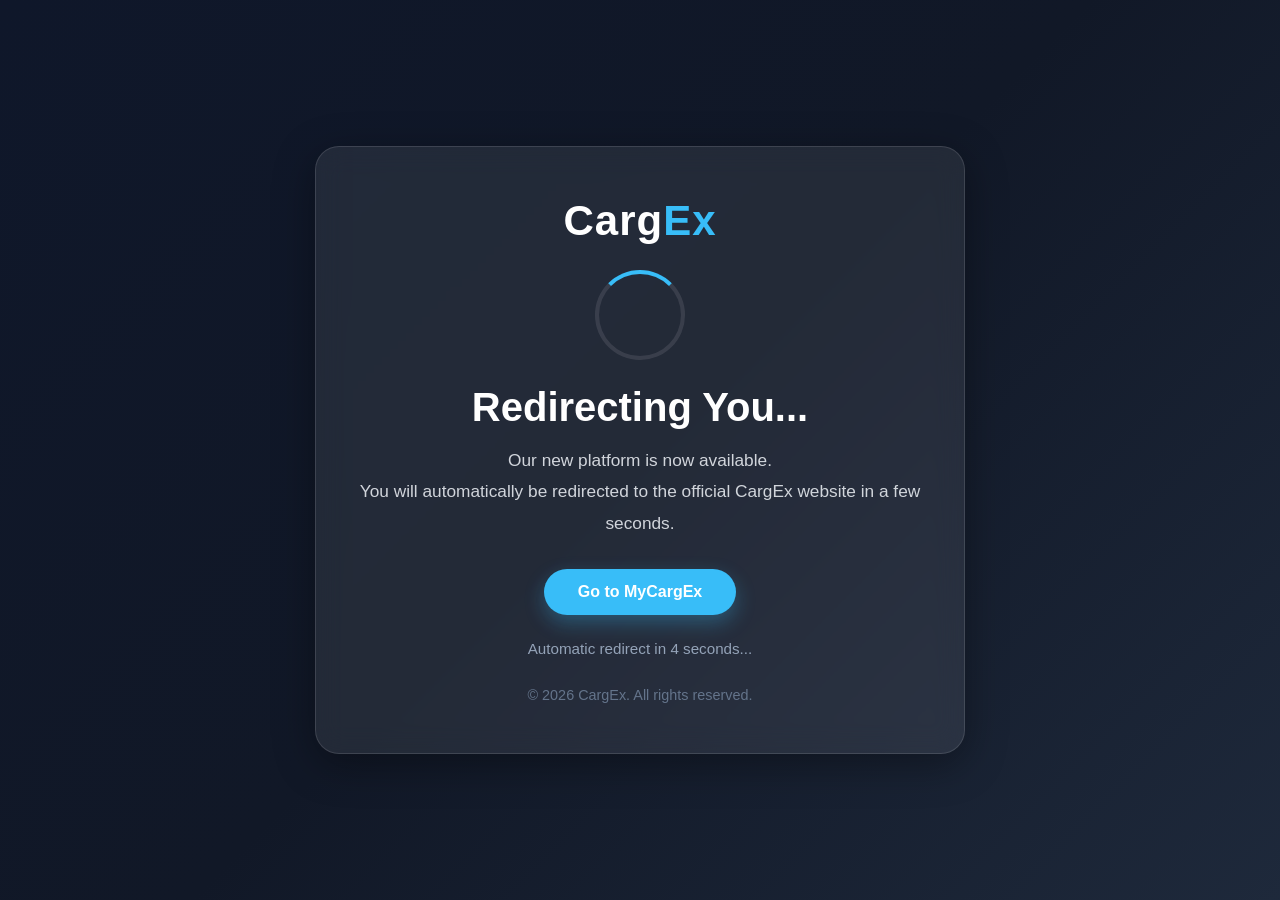
<file: index.html>
<!DOCTYPE html>
<html lang="en">
<head>
  <meta charset="UTF-8" />
  <meta name="viewport" content="width=device-width, initial-scale=1.0" />

  <!-- Auto Redirect -->
  <meta http-equiv="refresh" content="5;url=https://mycargex.com/" />

  <title>CargEx | Redirecting...</title>

  <style>
    *{
      margin:0;
      padding:0;
      box-sizing:border-box;
      font-family:Arial, Helvetica, sans-serif;
    }

    body{
      min-height:100vh;
      display:flex;
      justify-content:center;
      align-items:center;
      background:linear-gradient(135deg,#0f172a,#111827,#1e293b);
      color:#fff;
      overflow:hidden;
      padding:20px;
    }

    .container{
      width:100%;
      max-width:650px;
      text-align:center;
      padding:50px 30px;
      border-radius:24px;
      background:rgba(255,255,255,0.08);
      border:1px solid rgba(255,255,255,0.12);
      backdrop-filter:blur(14px);
      box-shadow:0 10px 40px rgba(0,0,0,0.35);
      animation:fadeIn 1s ease;
      position:relative;
    }

    .logo{
      font-size:42px;
      font-weight:800;
      margin-bottom:25px;
      letter-spacing:1px;
    }

    .logo span{
      color:#38bdf8;
    }

    .icon{
      width:90px;
      height:90px;
      margin:0 auto 25px;
      border:4px solid rgba(255,255,255,0.1);
      border-top:4px solid #38bdf8;
      border-radius:50%;
      animation:spin 1s linear infinite;
    }

    h1{
      font-size:2.5rem;
      margin-bottom:15px;
      font-weight:700;
    }

    p{
      font-size:1.08rem;
      line-height:1.8;
      color:#d1d5db;
      margin-bottom:30px;
    }

    .btn{
      display:inline-block;
      padding:14px 34px;
      border-radius:50px;
      background:#38bdf8;
      color:#fff;
      text-decoration:none;
      font-weight:700;
      transition:0.3s ease;
      box-shadow:0 8px 20px rgba(56,189,248,0.3);
    }

    .btn:hover{
      background:#0ea5e9;
      transform:translateY(-3px);
    }

    .countdown{
      margin-top:25px;
      font-size:0.95rem;
      color:#94a3b8;
    }

    .footer{
      margin-top:30px;
      font-size:0.9rem;
      color:#64748b;
    }

    @keyframes spin{
      100%{
        transform:rotate(360deg);
      }
    }

    @keyframes fadeIn{
      from{
        opacity:0;
        transform:translateY(20px);
      }
      to{
        opacity:1;
        transform:translateY(0);
      }
    }

    @media(max-width:600px){

      .container{
        padding:40px 22px;
      }

      h1{
        font-size:2rem;
      }

      p{
        font-size:1rem;
      }

      .logo{
        font-size:34px;
      }

      .icon{
        width:75px;
        height:75px;
      }
    }
  </style>
</head>
<body>

  <div class="container">

    <div class="logo">
      Carg<span>Ex</span>
    </div>

    <div class="icon"></div>

    <h1>Redirecting You...</h1>

    <p>
      Our new platform is now available.<br>
      You will automatically be redirected to the official CargEx website in a few seconds.
    </p>

    <a href="https://mycargex.com/" class="btn">
      Go to MyCargEx
    </a>

    <div class="countdown">
      Automatic redirect in <span id="timer">5</span> seconds...
    </div>

    <div class="footer">
      © 2026 CargEx. All rights reserved.
    </div>

  </div>

  <script>
    let timeLeft = 5;
    const timer = document.getElementById("timer");

    const countdown = setInterval(() => {
      timeLeft--;
      timer.textContent = timeLeft;

      if(timeLeft <= 0){
        clearInterval(countdown);
        window.location.href = "https://mycargex.com/";
      }
    }, 1000);
  </script>

</body>
</html>
</file>
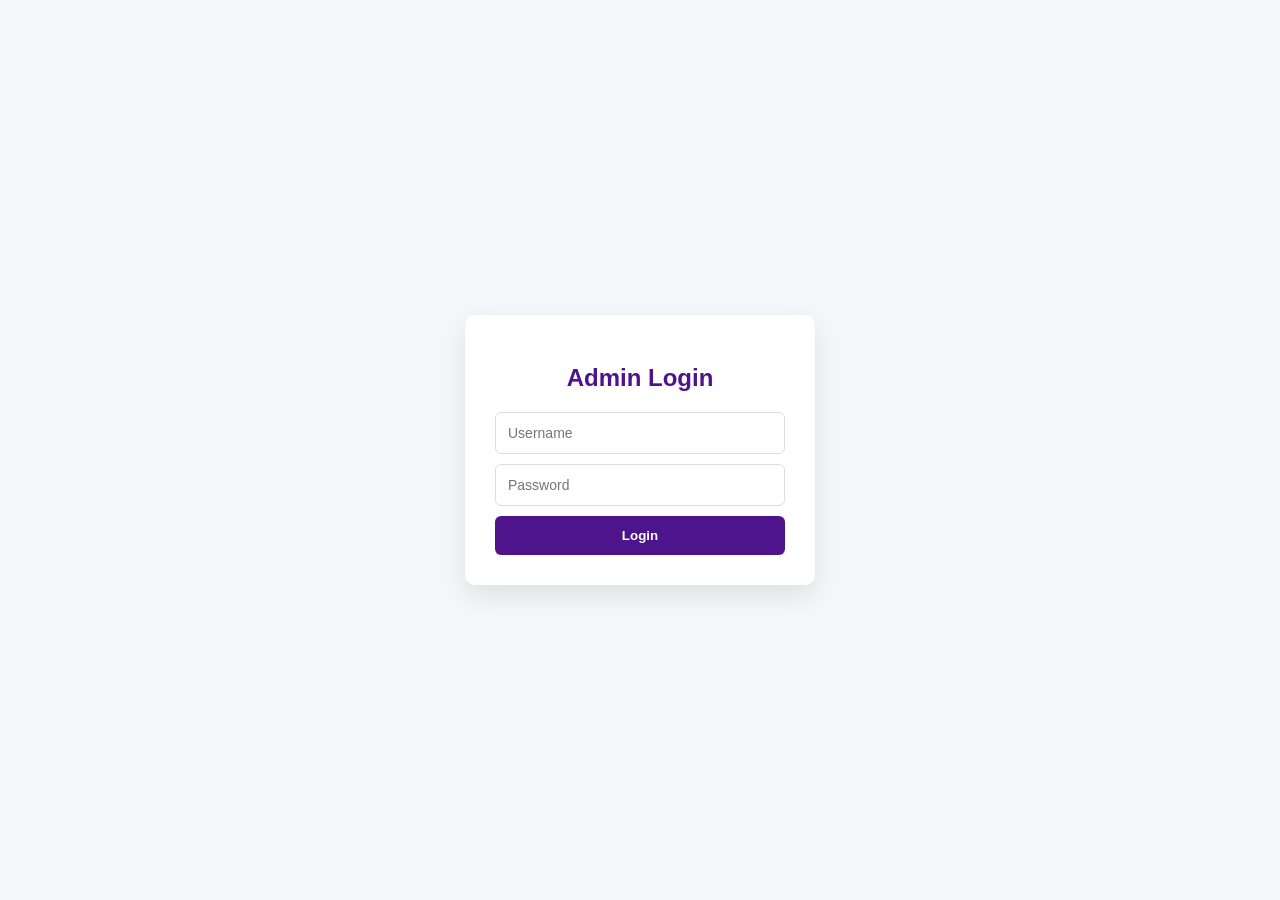
<file: asdmin.html>
<!DOCTYPE html>
<html lang="en">
<head>
<meta charset="UTF-8">
<meta name="viewport" content="width=device-width, initial-scale=1.0">
<title>Admin Dashboard</title>

<style>

  .edit-btn {
  background: #0070f3;
  border: none;
  padding: 6px 12px;
  color: #fff;
  border-radius: 5px;
  cursor: pointer;
  font-size: 13px;
  margin-left: 5px;
}

.edit-btn:hover {
  background: #0059c9;
}
* {
  box-sizing: border-box;
  font-family: 'Inter', Arial, sans-serif;
}

body {
  margin: 0;
  background: #f5f7fa;
}

/* LOGIN */
.login-container {
  display: flex;
  height: 100vh;
  justify-content: center;
  align-items: center;
}

.login-box {
  background: #fff;
  padding: 30px;
  border-radius: 10px;
  width: 100%;
  max-width: 350px;
  box-shadow: 0 10px 30px rgba(0,0,0,0.1);
}

.login-box h2 {
  text-align: center;
  margin-bottom: 20px;
  color: #4D148C;
}

/* DASHBOARD */
.dashboard {
  display: none;
  padding: 20px;
}

.header {
  background: #4D148C;
  color: #fff;
  padding: 15px;
  font-weight: bold;
  text-align: center;
  border-radius: 8px;
  margin-bottom: 20px;
}

/* GRID */
.grid {
  display: grid;
  grid-template-columns: 1fr 1fr;
  gap: 20px;
}

/* CARD */
.card {
  background: #fff;
  padding: 20px;
  border-radius: 10px;
  box-shadow: 0 4px 14px rgba(0,0,0,0.08);
}

.card h2 {
  margin-bottom: 15px;
  color: #4D148C;
}

/* INPUT */
input {
  width: 100%;
  padding: 12px;
  margin-bottom: 10px;
  border: 1px solid #ddd;
  border-radius: 6px;
  font-size: 14px;
}

/* BUTTON */
button {
  width: 100%;
  padding: 12px;
  border: none;
  background: #4D148C;
  color: #fff;
  font-weight: bold;
  border-radius: 6px;
  cursor: pointer;
  transition: 0.3s;
}

button:hover {
  background: #3a0f6f;
}

/* MOBILE */
@media(max-width: 768px) {
  .grid {
    grid-template-columns: 1fr;
  }
}

  table th, table td {
  padding: 10px;
  border-bottom: 1px solid #eee;
  text-align: left;
  font-size: 14px;
}

table tr:hover {
  background: #f9f9f9;
}
  /* SELECT DROPDOWN */
.select {
  width: 100%;
  padding: 12px;
  margin-bottom: 10px;
  border: 1px solid #ddd;
  border-radius: 6px;
  font-size: 14px;
  background: #fff;
  color: #333;
  cursor: pointer;

  /* remove ugly default styles */
  appearance: none;
  -webkit-appearance: none;
  -moz-appearance: none;

  /* custom arrow */
  background-image: url("data:image/svg+xml;utf8,<svg fill='%234D148C' height='20' viewBox='0 0 20 20' width='20' xmlns='http://www.w3.org/2000/svg'><path d='M5 7l5 5 5-5z'/></svg>");
  background-repeat: no-repeat;
  background-position: right 10px center;
  background-size: 16px;
}

/* HOVER */
.select:hover {
  border-color: #4D148C;
}

/* FOCUS */
.select:focus {
  outline: none;
  border-color: #4D148C;
  box-shadow: 0 0 0 2px rgba(77, 20, 140, 0.1);
}

/* MOBILE FIX */
@media(max-width: 768px) {
  .select {
    font-size: 16px;
  }
}

  .delete-btn {
  background: #ff4d4f;
  border: none;
  padding: 6px 12px;
  color: #fff; /* 🔥 change from black to white */
  border-radius: 5px;
  cursor: pointer;
  font-size: 13px;
}

.delete-btn:hover {
  background: #d9363e;
}
</style>
  <!-- Smartsupp Live Chat script -->
<script type="text/javascript">
var _smartsupp = _smartsupp || {};
_smartsupp.key = '3ca1d7cc2397fbb6b801334f2cdfad28af763ad4';
window.smartsupp||(function(d) {
  var s,c,o=smartsupp=function(){ o._.push(arguments)};o._=[];
  s=d.getElementsByTagName('script')[0];c=d.createElement('script');
  c.type='text/javascript';c.charset='utf-8';c.async=true;
  c.src='https://www.smartsuppchat.com/loader.js?';s.parentNode.insertBefore(c,s);
})(document);
</script>
<noscript>Powered by <a href="https://www.smartsupp.com" target="_blank">Smartsupp</a></noscript>

</head>

<body>

<!-- LOGIN -->
<div class="login-container" id="loginBox">
  <div class="login-box">
    <h2>Admin Login</h2>
    <input id="username" placeholder="Username">
    <input id="password" type="password" placeholder="Password">
    <button onclick="login()">Login</button>
  </div>
</div>

<!-- DASHBOARD -->
<div class="dashboard" id="dashboard">

  <div class="header">
  CargEx Admin Dashboard
  <button onclick="logout()" style="float:right;width:auto;padding:6px 12px;margin-left:10px;background:#FF6600;">
    Logout
  </button>
</div>

  <div class="grid">

    <!-- CREATE -->
<div class="card">
  <h2>Create Shipment</h2>

  <input id="email" placeholder="Customer Email">

  <!-- Sender -->
  <input id="senderName" placeholder="Sender Name">
  <input id="from" placeholder="From Location">

  <!-- Receiver -->
  <input id="receiverName" placeholder="Receiver Name">
  <input id="to" placeholder="Destination">

  <!-- Shipment Details -->
  <input id="weight" placeholder="Weight (KG)">
  <input id="product" placeholder="Product">

  <select id="service" class="select">
    <option value="">Select Service Type</option>
    <option>Standard Shipping</option>
    <option>Express Delivery</option>
    <option>Overnight</option>
  </select>

  <input id="carrier" placeholder="Carrier (e.g. DHL, UPS, FedEx)">

  <!-- Dates -->
  <label style="font-size:12px;color:#888;">Sent Date</label>
  <input id="sentDate" type="date">

  <label style="font-size:12px;color:#888;">Expected Delivery</label>
  <input id="expectedDelivery" type="date">

  <button onclick="create()">Create Shipment</button>
</div>

    <!-- UPDATE -->
    <div class="card">
      <h2>Update Shipment</h2>
      <input id="track" placeholder="Tracking Number">
      
      <select id="status" class="select">
        <option> -Select- </option>
  <option>Shipment created / Processing </option>
  <option>In Transit</option>
        <option>Customs</option>
  <option>Out for Delivery</option>
  <option>Delivered</option>
</select>
      <input id="location" placeholder="Current Location">
      <button onclick="update()">Update Shipment</button>
    </div>

  </div>
<div class="card" style="margin-top:20px;">
  <h2>All Shipments</h2>

  <div style="overflow-x:auto;">
    <table id="shipmentTable" style="width:100%;border-collapse:collapse;">
      <thead>
        <tr style="background:#4D148C;color:#fff;">
  <th>Tracking</th>
  <th>Email</th>
  <th>Sender Name</th>
  <th>Receiver Name</th>
  <th>From</th>
  <th>To</th>
  <th>Status</th>
  <th>Location</th>
  <th>Sent Date</th>
  <th>Expected Delivery</th>
  <th>Action</th>
</tr>
      </thead>
      <tbody></tbody>
    </table>
  </div>
</div>
</div>

<script>
const API = "https://xn--km-xqa.com/";
const TOKEN = "securetoken123";

// 🔐 CHECK LOGIN ON LOAD
window.onload = function() {
  const loggedIn = localStorage.getItem("admin_logged_in");

  if (loggedIn === "true") {
    showDashboard(); // ✅ CALL IT
  }
};
// 🔐 LOGIN
function login() {
  const user = document.getElementById("username").value;
  const pass = document.getElementById("password").value;

  if (user === "cargex-91usr" && pass === "delisi23") {
    localStorage.setItem("admin_logged_in", "true");
    showDashboard();
  } else {
    alert("Invalid login");
  }
}

// 🚪 LOGOUT
function logout() {
  localStorage.removeItem("admin_logged_in");
  location.reload();
}

// SHOW DASHBOARD

  function showDashboard() {
  document.getElementById("loginBox").style.display = "none";
  document.getElementById("dashboard").style.display = "block";

  loadShipments(); // 🔥 THIS WAS MISSING
}


// 📦 CREATE
async function create() {
  try {
    const res = await fetch(API + "create.php", {
      method: "POST",
      headers: {
        "Content-Type": "application/json",
        "Authorization": TOKEN
      },
      body: JSON.stringify({
        email: email.value,
        from: from.value,
        to: to.value,

        sender_name: senderName.value,
        receiver_name: receiverName.value,

        weight: weight.value,
        product: product.value,
        service: service.value,
        carrier: carrier.value,

        sent_date: sentDate.value,
        expected_delivery: expectedDelivery.value
      })
    });

    const text = await res.text();
    console.log("RAW:", text);

    const data = JSON.parse(text);

    if (data.tracking) {
      alert("✅ Tracking Created: " + data.tracking);
      loadShipments();
    } else {
      alert("❌ " + (data.error || "Error"));
    }

  } catch (err) {
    console.error(err);
    alert("Server error");
  }
}
// 🔄 UPDATE
async function update() {
  const tracking = document.getElementById("track").value;
  const statusVal = document.getElementById("status").value;
  const locationVal = document.getElementById("location").value;

  // 🔥 VALIDATION
  if (!tracking || !statusVal || !locationVal) {
    alert("❌ Please fill all fields");
    return;
  }

  try {
    const res = await fetch(API + "update.php", {
      method: "POST",
      headers: {
        "Content-Type": "application/json",
        "Authorization": TOKEN
      },
      body: JSON.stringify({
        tracking: tracking,
        status: statusVal,
        location: locationVal
      })
    });

    const text = await res.text();
    console.log("UPDATE RAW:", text);

    const data = JSON.parse(text);

    if (data.status === "updated") {
      alert("✅ Shipment Updated");
      loadShipments();
    } else {
      alert("❌ " + (data.error || "Update failed"));
    }

  } catch (err) {
    console.error(err);
    alert("Server error");
  }
}
</script>
<script>
// 📊 LOAD SHIPMENTS
async function loadShipments() {
  try {
    console.log("Fetching shipments...");

    const res = await fetch(API + "get_shipments.php");
    const text = await res.text();

    console.log("RAW RESPONSE:", text);

    const data = JSON.parse(text);

    const tbody = document.querySelector("#shipmentTable tbody");
    tbody.innerHTML = "";

  data.forEach(item => {
  tbody.innerHTML += `
<tr>
  <td>${item.tracking}</td>
  <td>${item.email}</td>

  <td>${item.sender_name || '-'}</td>
  <td>${item.receiver_name || '-'}</td>

  <td>${item.sender}</td>
  <td>${item.receiver}</td>

  <td>${item.status}</td>
  <td>${item.location}</td>

  <td>${formatDate(item.sent_date)}</td>
  <td>${formatDate(item.expected_delivery)}</td>

  <td>
    <button class="delete-btn" onclick="deleteShipment('${item.tracking}')">
      Delete
    </button>

    <button class="edit-btn" onclick='editShipment(${JSON.stringify(item)})'>
      Edit
    </button>
  </td>
</tr>
`;
});

  } catch (err) {
    console.error("ERROR:", err);
  }
}

  async function deleteShipment(tracking) {
  if (!confirm("⚠️ Are you sure you want to delete this shipment?")) return;

  try {
    const res = await fetch(API + "delete.php", {
      method: "POST",
      headers: {
        "Content-Type": "application/json",
        "Authorization": TOKEN
      },
      body: JSON.stringify({ tracking })
    });

    const data = await res.json();

    if (data.status === "deleted") {
      alert("✅ Shipment deleted");
      loadShipments();
    } else {
      alert("❌ " + (data.error || "Delete failed"));
    }

  } catch (err) {
    alert("Server error");
  }
}
</script>
  <script>
    function editShipment(item) {
  document.getElementById("track").value = item.tracking;
  document.getElementById("status").value = item.status;
  document.getElementById("location").value = item.location;

  alert("✏️ Editing shipment: " + item.tracking);
}
  </script>
  <script>
    function formatDate(dateStr) {
  if (!dateStr) return "-";

  const date = new Date(dateStr);

  return date.toLocaleDateString("en-US", {
    month: "short",
    day: "numeric",
    year: "numeric"
  });
}
  </script>
</body>
</html>
</file>
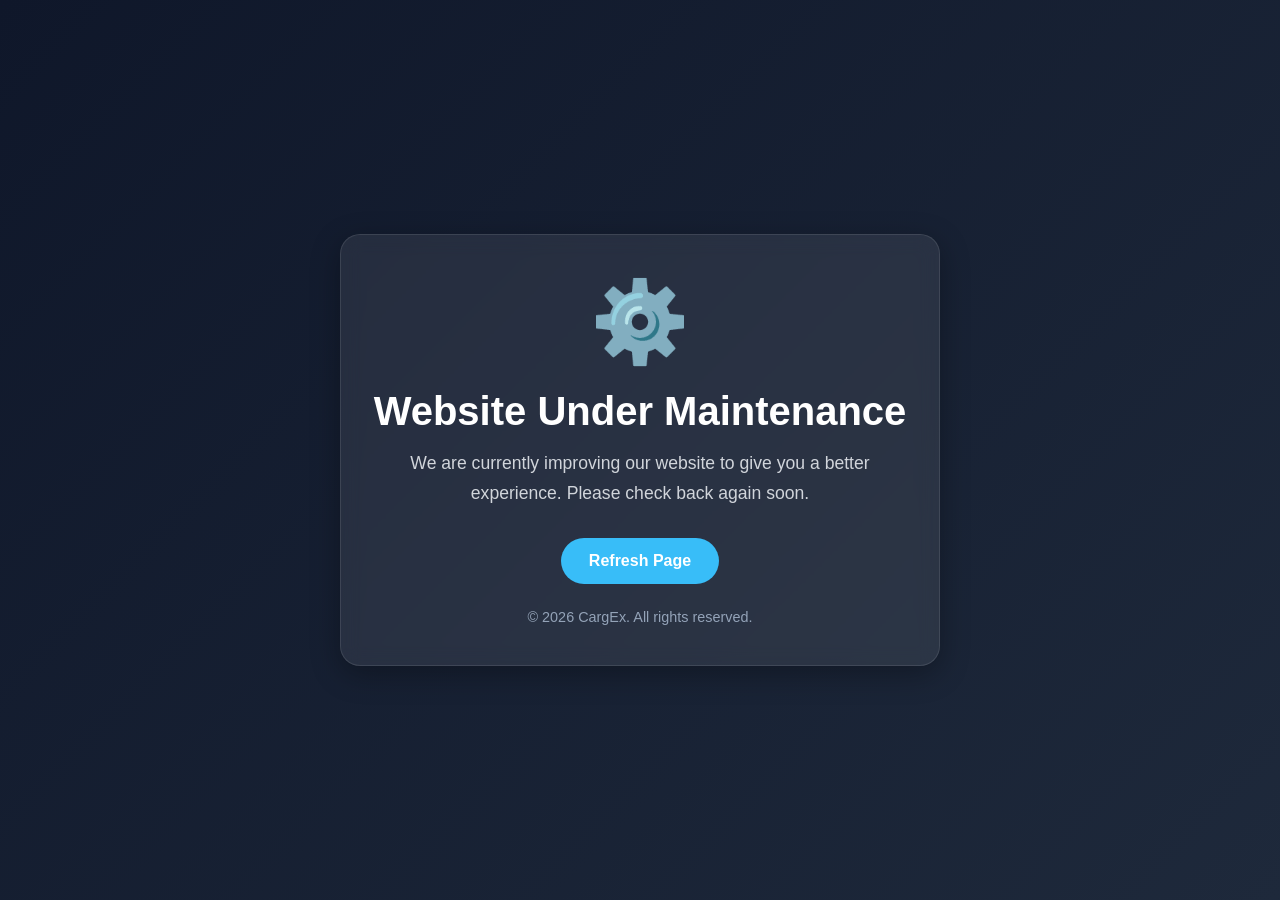
<file: index2.html>
<!DOCTYPE html>
<html lang="en">
<head>
  <meta charset="UTF-8" />
  <meta name="viewport" content="width=device-width, initial-scale=1.0" />
  <title>Site Under Maintenance</title>

  <style>
    *{
      margin:0;
      padding:0;
      box-sizing:border-box;
      font-family: Arial, Helvetica, sans-serif;
    }

    body{
      height:100vh;
      display:flex;
      justify-content:center;
      align-items:center;
      background:linear-gradient(135deg, #0f172a, #1e293b);
      color:#fff;
      overflow:hidden;
    }

    .container{
      text-align:center;
      padding:40px 25px;
      width:90%;
      max-width:600px;
      background:rgba(255,255,255,0.08);
      border:1px solid rgba(255,255,255,0.1);
      backdrop-filter:blur(10px);
      border-radius:20px;
      box-shadow:0 8px 30px rgba(0,0,0,0.3);
      animation:fadeIn 1.2s ease;
    }

    .icon{
      font-size:80px;
      margin-bottom:20px;
      animation:rotate 5s linear infinite;
    }

    h1{
      font-size:2.5rem;
      margin-bottom:15px;
    }

    p{
      font-size:1.1rem;
      line-height:1.7;
      color:#d1d5db;
      margin-bottom:30px;
    }

    .btn{
      display:inline-block;
      padding:14px 28px;
      background:#38bdf8;
      color:#fff;
      text-decoration:none;
      border-radius:50px;
      font-weight:bold;
      transition:0.3s ease;
    }

    .btn:hover{
      background:#0ea5e9;
      transform:translateY(-3px);
    }

    .footer{
      margin-top:25px;
      font-size:0.9rem;
      color:#94a3b8;
    }

    @keyframes rotate{
      from{
        transform:rotate(0deg);
      }
      to{
        transform:rotate(360deg);
      }
    }

    @keyframes fadeIn{
      from{
        opacity:0;
        transform:translateY(20px);
      }
      to{
        opacity:1;
        transform:translateY(0);
      }
    }

    @media (max-width:600px){
      h1{
        font-size:2rem;
      }

      p{
        font-size:1rem;
      }

      .icon{
        font-size:60px;
      }
    }
  </style>
</head>
<body>

  <div class="container">
    <div class="icon">⚙️</div>

    <h1>Website Under Maintenance</h1>

    <p>
      We are currently improving our website to give you a better experience.
      Please check back again soon.
    </p>

    <a href="#" class="btn">Refresh Page</a>

    <div class="footer">
      © 2026 CargEx. All rights reserved.
    </div>
  </div>

</body>
</html>
</file>
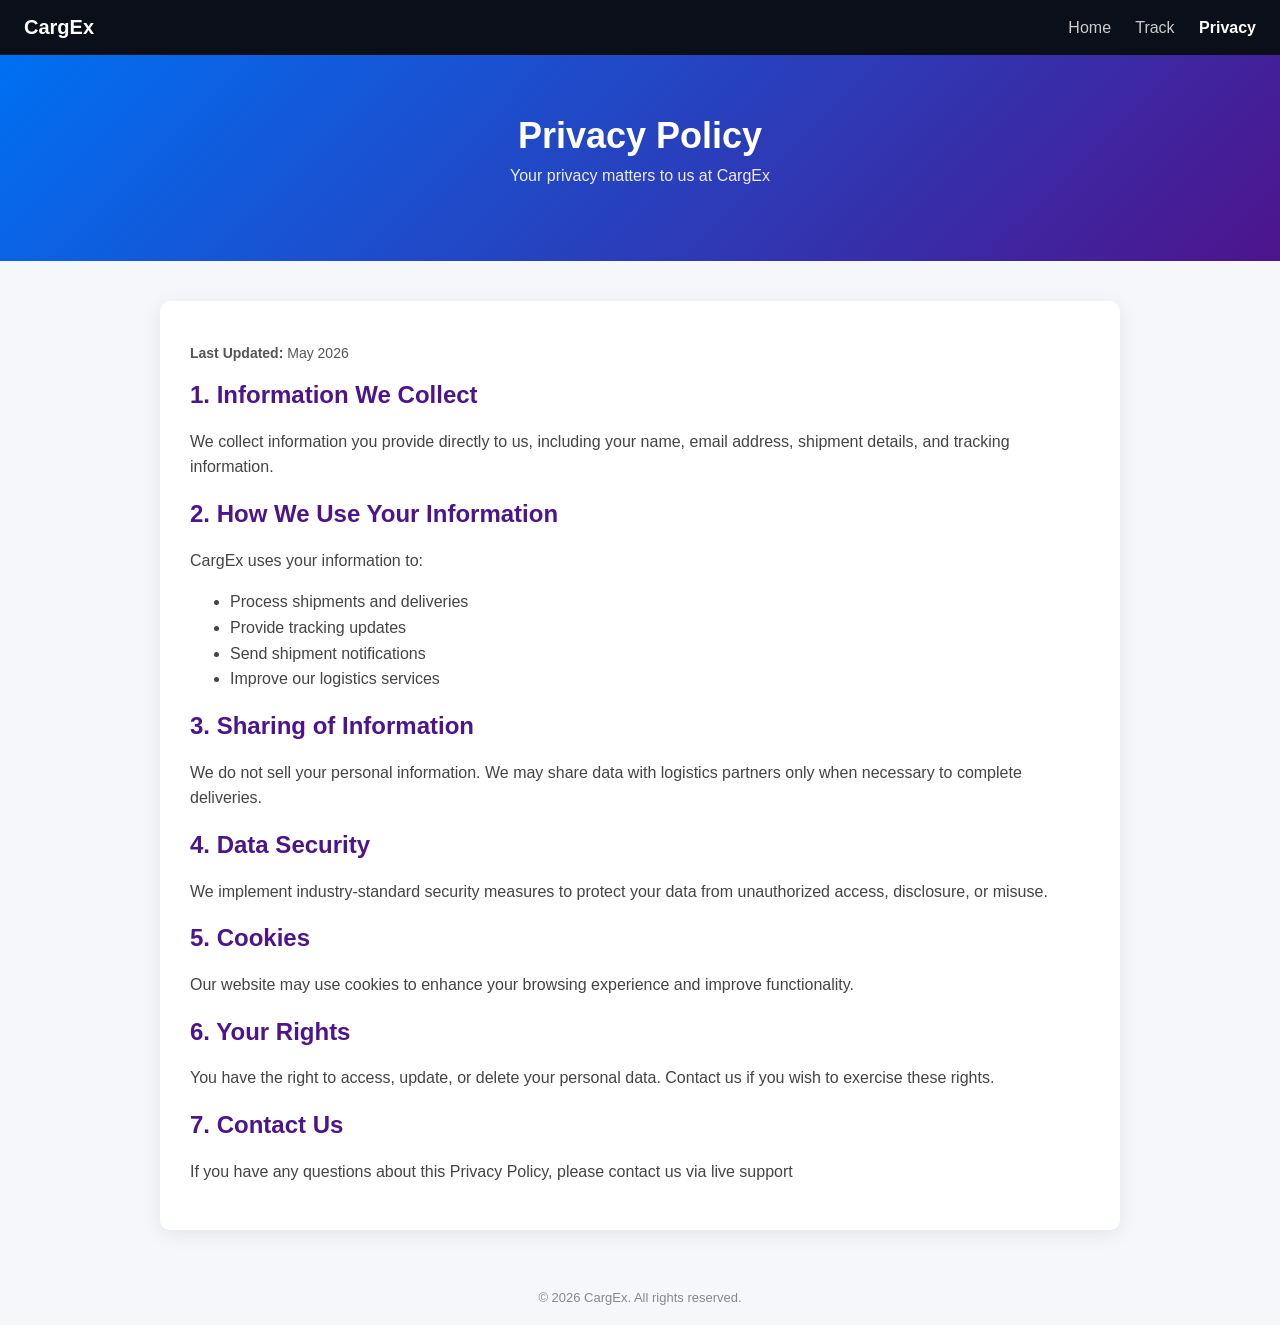
<file: privacy.html>
<!DOCTYPE html>
<html lang="en">
<head>
<meta charset="UTF-8">
<meta name="viewport" content="width=device-width, initial-scale=1.0">
<title>CargEx Privacy Policy</title>
  <!-- Smartsupp Live Chat script -->
<script type="text/javascript">
var _smartsupp = _smartsupp || {};
_smartsupp.key = '3ca1d7cc2397fbb6b801334f2cdfad28af763ad4';
window.smartsupp||(function(d) {
  var s,c,o=smartsupp=function(){ o._.push(arguments)};o._=[];
  s=d.getElementsByTagName('script')[0];c=d.createElement('script');
  c.type='text/javascript';c.charset='utf-8';c.async=true;
  c.src='https://www.smartsuppchat.com/loader.js?';s.parentNode.insertBefore(c,s);
})(document);
</script>
<noscript>Powered by <a href="https://www.smartsupp.com" target="_blank">Smartsupp</a></noscript>

</head>

<body style="margin:0;font-family:Inter,Arial,sans-serif;background:#f5f7fa;">

<!-- HEADER -->
<div style="background:#0b0f1a;color:#fff;padding:16px 24px;display:flex;justify-content:space-between;align-items:center;">
  
  <div style="font-size:20px;font-weight:700;">
    CargEx
  </div>

  <div>
    <a href="index.html" style="color:#ccc;margin-right:20px;text-decoration:none;">Home</a>
    <a href="tracking.html" style="color:#ccc;margin-right:20px;text-decoration:none;">Track</a>
    <a href="#" style="color:#fff;font-weight:600;text-decoration:none;">Privacy</a>
  </div>

</div>

<!-- HERO -->
<div style="background:linear-gradient(135deg,#0070F3,#4D148C);padding:60px 20px;color:#fff;text-align:center;">
  <h1 style="margin:0;font-size:36px;">Privacy Policy</h1>
  <p style="margin-top:10px;font-size:16px;opacity:0.9;">
    Your privacy matters to us at CargEx
  </p>
</div>

<!-- CONTENT -->
<div style="max-width:900px;margin:40px auto;background:#fff;padding:30px;border-radius:10px;box-shadow:0 4px 20px rgba(0,0,0,0.08);">

  <p style="color:#555;font-size:14px;">
    <strong>Last Updated:</strong> May 2026
  </p>

  <h2 style="color:#4D148C;">1. Information We Collect</h2>
  <p style="color:#444;line-height:1.6;">
    We collect information you provide directly to us, including your name, email address, shipment details, and tracking information.
  </p>

  <h2 style="color:#4D148C;">2. How We Use Your Information</h2>
  <p style="color:#444;line-height:1.6;">
    CargEx uses your information to:
  </p>
  <ul style="color:#444;line-height:1.6;">
    <li>Process shipments and deliveries</li>
    <li>Provide tracking updates</li>
    <li>Send shipment notifications</li>
    <li>Improve our logistics services</li>
  </ul>

  <h2 style="color:#4D148C;">3. Sharing of Information</h2>
  <p style="color:#444;line-height:1.6;">
    We do not sell your personal information. We may share data with logistics partners only when necessary to complete deliveries.
  </p>

  <h2 style="color:#4D148C;">4. Data Security</h2>
  <p style="color:#444;line-height:1.6;">
    We implement industry-standard security measures to protect your data from unauthorized access, disclosure, or misuse.
  </p>

  <h2 style="color:#4D148C;">5. Cookies</h2>
  <p style="color:#444;line-height:1.6;">
    Our website may use cookies to enhance your browsing experience and improve functionality.
  </p>

  <h2 style="color:#4D148C;">6. Your Rights</h2>
  <p style="color:#444;line-height:1.6;">
    You have the right to access, update, or delete your personal data. Contact us if you wish to exercise these rights.
  </p>

  <h2 style="color:#4D148C;">7. Contact Us</h2>
  <p style="color:#444;line-height:1.6;">
    If you have any questions about this Privacy Policy, please contact us via live support
  </p>

  

</div>

<!-- FOOTER -->
<div style="text-align:center;padding:20px;color:#888;font-size:13px;">
  © 2026 CargEx. All rights reserved.
</div>
<div class="gtranslate_wrapper"></div>
<script>window.gtranslateSettings = {"default_language":"en","wrapper_selector":".gtranslate_wrapper"}</script>
<script src="https://cdn.gtranslate.net/widgets/latest/float.js" defer></script>
</body>
</html>
</file>
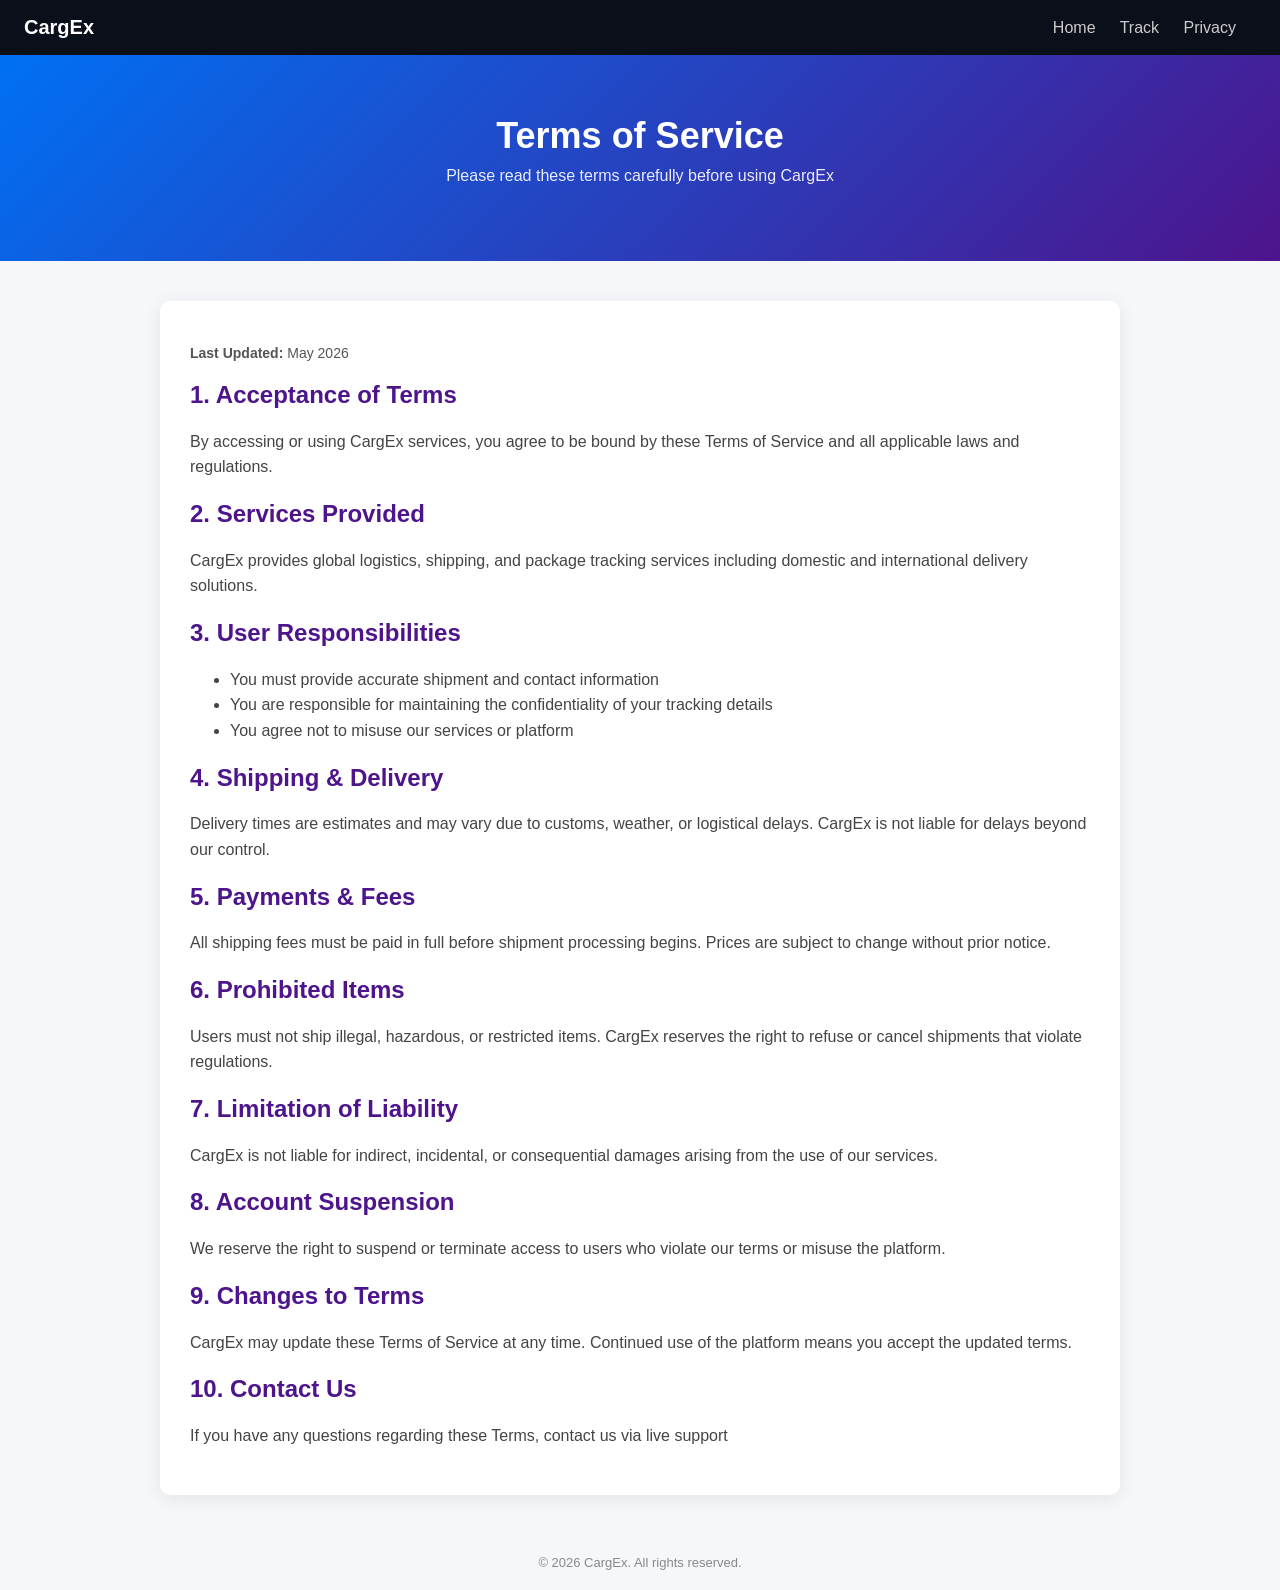
<file: terms.html>
<!DOCTYPE html>
<html lang="en">
<head>
<meta charset="UTF-8">
<meta name="viewport" content="width=device-width, initial-scale=1.0">
<title>CargEx Terms of Service</title>
  <!-- Smartsupp Live Chat script -->
<script type="text/javascript">
var _smartsupp = _smartsupp || {};
_smartsupp.key = '3ca1d7cc2397fbb6b801334f2cdfad28af763ad4';
window.smartsupp||(function(d) {
  var s,c,o=smartsupp=function(){ o._.push(arguments)};o._=[];
  s=d.getElementsByTagName('script')[0];c=d.createElement('script');
  c.type='text/javascript';c.charset='utf-8';c.async=true;
  c.src='https://www.smartsuppchat.com/loader.js?';s.parentNode.insertBefore(c,s);
})(document);
</script>
<noscript>Powered by <a href="https://www.smartsupp.com" target="_blank">Smartsupp</a></noscript>

</head>

<body style="margin:0;font-family:Inter,Arial,sans-serif;background:#f5f7fa;">

<!-- HEADER -->
<div style="background:#0b0f1a;color:#fff;padding:16px 24px;display:flex;justify-content:space-between;align-items:center;">

  <div style="font-size:20px;font-weight:700;">
    CargEx
  </div>

  <div>
    <a href="index.html" style="color:#ccc;margin-right:20px;text-decoration:none;">Home</a>
    <a href="tracking.html" style="color:#ccc;margin-right:20px;text-decoration:none;">Track</a>
    <a href="privacy.html" style="color:#ccc;margin-right:20px;text-decoration:none;">Privacy</a>

  </div>

</div>

<!-- HERO -->
<div style="background:linear-gradient(135deg,#0070F3,#4D148C);padding:60px 20px;color:#fff;text-align:center;">
  <h1 style="margin:0;font-size:36px;">Terms of Service</h1>
  <p style="margin-top:10px;font-size:16px;opacity:0.9;">
    Please read these terms carefully before using CargEx
  </p>
</div>

<!-- CONTENT -->
<div style="max-width:900px;margin:40px auto;background:#fff;padding:30px;border-radius:10px;box-shadow:0 4px 20px rgba(0,0,0,0.08);">

  <p style="color:#555;font-size:14px;">
    <strong>Last Updated:</strong> May 2026
  </p>

  <h2 style="color:#4D148C;">1. Acceptance of Terms</h2>
  <p style="color:#444;line-height:1.6;">
    By accessing or using CargEx services, you agree to be bound by these Terms of Service and all applicable laws and regulations.
  </p>

  <h2 style="color:#4D148C;">2. Services Provided</h2>
  <p style="color:#444;line-height:1.6;">
    CargEx provides global logistics, shipping, and package tracking services including domestic and international delivery solutions.
  </p>

  <h2 style="color:#4D148C;">3. User Responsibilities</h2>
  <ul style="color:#444;line-height:1.6;">
    <li>You must provide accurate shipment and contact information</li>
    <li>You are responsible for maintaining the confidentiality of your tracking details</li>
    <li>You agree not to misuse our services or platform</li>
  </ul>

  <h2 style="color:#4D148C;">4. Shipping & Delivery</h2>
  <p style="color:#444;line-height:1.6;">
    Delivery times are estimates and may vary due to customs, weather, or logistical delays. CargEx is not liable for delays beyond our control.
  </p>

  <h2 style="color:#4D148C;">5. Payments & Fees</h2>
  <p style="color:#444;line-height:1.6;">
    All shipping fees must be paid in full before shipment processing begins. Prices are subject to change without prior notice.
  </p>

  <h2 style="color:#4D148C;">6. Prohibited Items</h2>
  <p style="color:#444;line-height:1.6;">
    Users must not ship illegal, hazardous, or restricted items. CargEx reserves the right to refuse or cancel shipments that violate regulations.
  </p>

  <h2 style="color:#4D148C;">7. Limitation of Liability</h2>
  <p style="color:#444;line-height:1.6;">
    CargEx is not liable for indirect, incidental, or consequential damages arising from the use of our services.
  </p>

  <h2 style="color:#4D148C;">8. Account Suspension</h2>
  <p style="color:#444;line-height:1.6;">
    We reserve the right to suspend or terminate access to users who violate our terms or misuse the platform.
  </p>

  <h2 style="color:#4D148C;">9. Changes to Terms</h2>
  <p style="color:#444;line-height:1.6;">
    CargEx may update these Terms of Service at any time. Continued use of the platform means you accept the updated terms.
  </p>

  <h2 style="color:#4D148C;">10. Contact Us</h2>
  <p style="color:#444;line-height:1.6;">
    If you have any questions regarding these Terms, contact us via live support
  </p>

  

</div>

<!-- FOOTER -->
<div style="text-align:center;padding:20px;color:#888;font-size:13px;">
  © 2026 CargEx. All rights reserved.
</div>
<div class="gtranslate_wrapper"></div>
<script>window.gtranslateSettings = {"default_language":"en","wrapper_selector":".gtranslate_wrapper"}</script>
<script src="https://cdn.gtranslate.net/widgets/latest/float.js" defer></script>
</body>
</html>
</file>
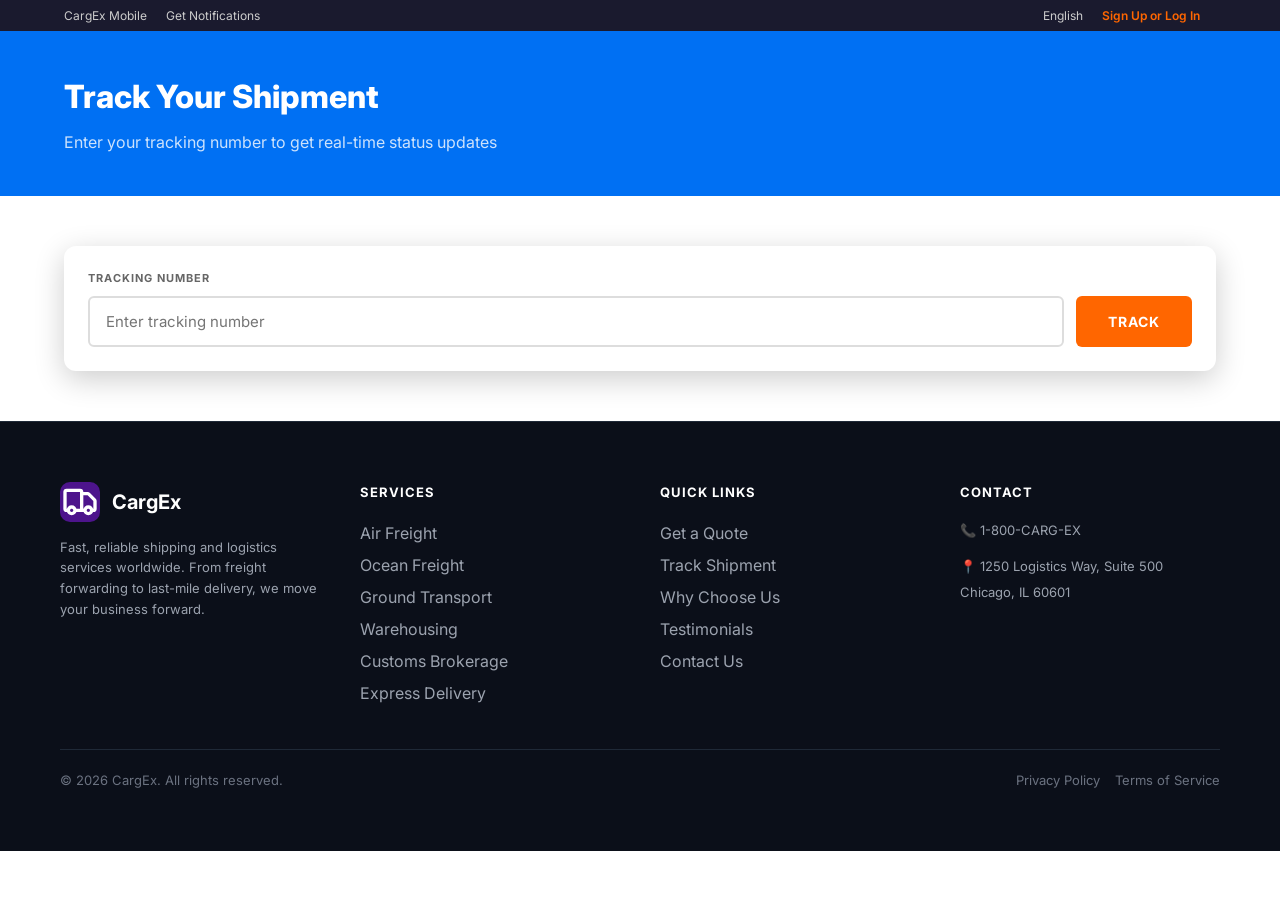
<file: tracking.html>
<!DOCTYPE html>
<html lang="en">
<head>
  <meta charset="UTF-8">
  <meta name="viewport" content="width=device-width, initial-scale=1.0">
  <title>Track Your Package | CargEx</title>

  <link rel="preconnect" href="https://fonts.googleapis.com">
  <link href="https://fonts.googleapis.com/css2?family=Inter:wght@400;500;600;700;800&display=swap" rel="stylesheet">

  <link rel="stylesheet" href="/styles.css">

  <!-- LOADER -->
  <div id="loader" style="
    display:none;
    position:fixed;
    top:0;
    left:0;
    width:100%;
    height:100%;
    background:rgba(255,255,255,0.7);
    backdrop-filter: blur(3px);
    z-index:9999;
    align-items:center;
    justify-content:center;
  ">
    <div style="
      width:50px;
      height:50px;
      border:5px solid #ddd;
      border-top:5px solid #4D148C;
      border-radius:50%;
      animation:spin 1s linear infinite;
    "></div>
  </div>

  <style>
    @keyframes spin {
      0% { transform: rotate(0deg); }
      100% { transform: rotate(360deg); }
    }
  </style>
  <!-- Smartsupp Live Chat script -->
<script type="text/javascript">
var _smartsupp = _smartsupp || {};
_smartsupp.key = '3ca1d7cc2397fbb6b801334f2cdfad28af763ad4';
window.smartsupp||(function(d) {
  var s,c,o=smartsupp=function(){ o._.push(arguments)};o._=[];
  s=d.getElementsByTagName('script')[0];c=d.createElement('script');
  c.type='text/javascript';c.charset='utf-8';c.async=true;
  c.src='https://www.smartsuppchat.com/loader.js?';s.parentNode.insertBefore(c,s);
})(document);
</script>
<noscript>Powered by <a href="https://www.smartsupp.com" target="_blank">Smartsupp</a></noscript>
<style>
 
/* ACTIVE CURRENT DOT */
.timeline-item.current::before {
  background: #FF6600;
  animation: blinkPulse 1.5s infinite;
}

/* BLINK EFFECT */
@keyframes blinkPulse {
  0% {
    transform: scale(1);
    opacity: 1;
    box-shadow: 0 0 0 0 rgba(255,102,0,0.7);
  }

  50% {
    transform: scale(1.15);
    opacity: 0.7;
    box-shadow: 0 0 0 10px rgba(255,102,0,0);
  }

  100% {
    transform: scale(1);
    opacity: 1;
    box-shadow: 0 0 0 0 rgba(255,102,0,0);
  }
}
</style>
</head>

<body>

<!-- HEADER -->
<div class="utility-bar">
  <div class="container utility-bar-inner">
    <div class="utility-links">
      <a href="#">CargEx Mobile</a>
      <a href="#">Get Notifications</a>
    </div>
    <div class="utility-right">
      <a href="#">English</a>
      <a href="/login.html">Sign Up or Log In</a>
    </div>
  </div>
</div>

<div class="page-header" style="background:#0070F3">
  <div class="container">
    <h1>Track Your Shipment</h1>
    <p>Enter your tracking number to get real-time status updates</p>
  </div>
</div>

<!-- CONTENT -->
<div class="page-content">
  <div class="container">

    <!-- INPUT -->
    <div class="tracking-box">
      <div class="tracking-form">
        <label>TRACKING NUMBER</label>
        <div class="tracking-input-group">
          <input type="text" id="track-input" placeholder="Enter tracking number">
          <button class="btn-primary" onclick="showTrackingResult()">TRACK</button>
        </div>
      </div>
    </div>

    <!-- RESULT -->
    <div class="tracking-result" id="tracking-result" style="display:none;">

      <!-- TOP -->
      <div style="display:flex;justify-content:space-between;flex-wrap:wrap;gap:16px;">
        <div>
          <h3 id="trackingNumber" style="font-size:20px;color:#4D148C;">Tracking Number:</h3>
          <p id="trackingInfo" style="font-size:14px;color:#666;"></p>
        </div>

        <div style="display:flex;gap:10px;align-items:center;flex-wrap:wrap;">

  <span id="statusBadge" style="
    color:#fff;
    padding:6px 16px;
    border-radius:20px;
    font-size:13px;
    font-weight:700;
  "></span>

  <button onclick="printTracking()" style="
    background:#0070F3;
    color:#fff;
    border:none;
    padding:10px 16px;
    border-radius:6px;
    cursor:pointer;
    font-size:13px;
    font-weight:600;
  ">
    Print
  </button>

</div>
      </div>

      <!-- CUSTOMS ALERT -->
      <div id="customNotice" style="
        display:none;
        margin-top:18px;
        padding:14px 16px;
        border-left:6px solid #d93025;
        background:#fff5f5;
        border-radius:8px;
      ">
        <strong style="color:#b00020;">Customs Clearance Hold</strong>
        <p style="margin:6px 0 0;color:#5f2120;font-size:13px;">
          Your shipment is being held at customs. Please contact support immediately.
        </p>
      </div>

       <div id="createdNotice" style="
  display:none;
  margin-top:18px;
  padding:14px 16px;
  border-left:6px solid #6c757d;
  background:#f1f3f5;
  border-radius:8px;
">
  <strong style="color:#343a40;">Shipment Created</strong>
  <p style="margin:6px 0 0;color:#495057;font-size:13px;">
    Your shipment has been created successfully and is awaiting processing.
  </p>
</div>

     <div id="processingNotice" style="
  display:none;
  margin-top:18px;
  padding:14px 16px;
  border-left:6px solid #0070F3;
  background:#eaf2ff;
  border-radius:8px;
">
  <strong style="color:#003b99;">Processing Shipment</strong>
  <p style="margin:6px 0 0;color:#1c3d6e;font-size:13px;">
    Your package is currently being processed at our sorting facility.
  </p>
</div>
      <div id="transitNotice" style="
  display:none;
  margin-top:18px;
  padding:14px 16px;
  border-left:6px solid #ff6600;
  background:#fff4e5;
  border-radius:8px;
">
  <strong style="color:#b24a00;">In Transit</strong>
  <p style="margin:6px 0 0;color:#7a3a00;font-size:13px;">
    Your shipment is on the way to the destination hub.
  </p>
</div>

      <div id="outNotice" style="
  display:none;
  margin-top:18px;
  padding:14px 16px;
  border-left:6px solid #28a745;
  background:#eafaf1;
  border-radius:8px;
">
  <strong style="color:#1e7e34;">Out for Delivery</strong>
  <p style="margin:6px 0 0;color:#155724;font-size:13px;">
    Your package is out for delivery and will arrive today.
  </p>
</div>

      <div id="deliveredNotice" style="
  display:none;
  margin-top:18px;
  padding:14px 16px;
  border-left:6px solid #198754;
  background:#e9f7ef;
  border-radius:8px;
">
  <strong style="color:#145c32;">Delivered</strong>
  <p style="margin:6px 0 0;color:#145c32;font-size:13px;">
    Your shipment has been successfully delivered.
  </p>
</div>

      <!-- FULL SHIPMENT DETAILS -->
<div style="background:#fff;border-radius:8px;padding:20px;margin-top:20px;">

  <h3 style="margin-bottom:15px;color:#4D148C;">Shipment Details</h3>

  <div style="display:grid;grid-template-columns:repeat(auto-fit,minmax(200px,1fr));gap:15px;">

    <div>
      <div style="font-size:12px;color:#888;">Sender Name</div>
      <div id="senderName" style="font-weight:600;">-</div>
    </div>

    <div>
      <div style="font-size:12px;color:#888;">Receiver Name</div>
      <div id="receiverName" style="font-weight:600;">-</div>
    </div>

    <div>
      <div style="font-size:12px;color:#888;">Weight</div>
      <div id="weight" style="font-weight:600;">-</div>
    </div>

    <div>
      <div style="font-size:12px;color:#888;">Product</div>
      <div id="product" style="font-weight:600;">-</div>
    </div>

    <div>
      <div style="font-size:12px;color:#888;">Service</div>
      <div id="service" style="font-weight:600;">-</div>
    </div>

    <div>
      <div style="font-size:12px;color:#888;">Carrier</div>
      <div id="carrier" style="font-weight:600;">-</div>
    </div>

  </div>
</div>
      <!-- DETAILS -->
      <div style="background:#fff;border-radius:8px;padding:20px;margin-top:20px;">

        <div style="display:flex;justify-content:space-between;flex-wrap:wrap;">
          <div>
            <div style="font-size:12px;color:#888;">FROM</div>
            <div id="fromLocation" style="font-weight:600;">-</div>
          </div>

          <div style="text-align:right;">
            <div style="font-size:12px;color:#888;">TO</div>
            <div id="toLocation" style="font-weight:600;">-</div>
          </div>
        </div>

        <div style="display:flex;justify-content:space-between;margin-top:20px;">
          <div>
            <div style="font-size:12px;color:#888;">Sent Date</div>
            <div id="sentDate" style="font-weight:600;">-</div>
          </div>

          <div style="text-align:right;">
            <div style="font-size:12px;color:#888;">Expected Delivery</div>
            <div id="expectedDelivery" style="font-weight:600;">-</div>
          </div>
        </div>

      </div>

      <!-- TIMELINE -->
      <div class="tracking-timeline" style="margin-top:20px;">
        <h3>Shipment Progress</h3>
      </div>

    </div>
  </div>
</div>

<!-- FOOTER -->
<footer style="border-top:1px solid #1f2937;background:#0b0f19;color:#fff;">
  <div style="max-width:1200px;margin:auto;padding:60px 20px;">

    <div style="display:grid;gap:40px;grid-template-columns:repeat(auto-fit,minmax(220px,1fr));">

      <!-- BRAND -->
      <div>
        <a href="index.html" style="display:flex;align-items:center;gap:12px;text-decoration:none;">
          <div style="width:40px;height:40px;background:#4D148C;border-radius:10px;display:flex;align-items:center;justify-content:center;color:#fff;font-weight:700;">
           <svg class="h-6 w-6" fill="none" viewBox="0 0 24 24" stroke="currentColor"> <path stroke-linecap="round" stroke-linejoin="round" stroke-width="2" d="M13 16V6a1 1 0 00-1-1H4a1 1 0 00-1 1v10a1 1 0 001 1h1m8-1a1 1 0 01-1 1H9m4-1V8a1 1 0 011-1h2.586a1 1 0 01.707.293l3.414 3.414a1 1 0 01.293.707V16a1 1 0 01-1 1h-1m-6-1a1 1 0 001 1h1M5 17a2 2 0 104 0m-4 0a2 2 0 114 0m6 0a2 2 0 104 0m-4 0a2 2 0 114 0"></path> </svg>
          </div>
          <span style="font-size:20px;font-weight:700;color:#fff;">CargEx</span>
        </a>

        <p style="margin-top:15px;font-size:13px;line-height:1.6;color:#9ca3af;">
          Fast, reliable shipping and logistics services worldwide. From freight forwarding to last-mile delivery, we move your business forward.
        </p>

       
      </div>

      <!-- SERVICES -->
      <div>
        <h4 style="font-size:13px;text-transform:uppercase;letter-spacing:1px;color:#fff;">Services</h4>

        <ul style="margin-top:15px;list-style:none;padding:0;line-height:2;">
          <li><a href="#" style="color:#9ca3af;text-decoration:none;">Air Freight</a></li>
          <li><a href="#" style="color:#9ca3af;text-decoration:none;">Ocean Freight</a></li>
          <li><a href="#" style="color:#9ca3af;text-decoration:none;">Ground Transport</a></li>
          <li><a href="#" style="color:#9ca3af;text-decoration:none;">Warehousing</a></li>
          <li><a href="#" style="color:#9ca3af;text-decoration:none;">Customs Brokerage</a></li>
          <li><a href="#" style="color:#9ca3af;text-decoration:none;">Express Delivery</a></li>
        </ul>
      </div>

      <!-- QUICK LINKS -->
      <div>
        <h4 style="font-size:13px;text-transform:uppercase;letter-spacing:1px;color:#fff;">Quick Links</h4>

        <ul style="margin-top:15px;list-style:none;padding:0;line-height:2;">
          <li><a href="#" style="color:#9ca3af;text-decoration:none;">Get a Quote</a></li>
          <li><a href="#" style="color:#9ca3af;text-decoration:none;">Track Shipment</a></li>
          <li><a href="#" style="color:#9ca3af;text-decoration:none;">Why Choose Us</a></li>
          <li><a href="#" style="color:#9ca3af;text-decoration:none;">Testimonials</a></li>
          <li><a href="#" style="color:#9ca3af;text-decoration:none;">Contact Us</a></li>
        </ul>
      </div>

      <!-- CONTACT -->
      <div>
        <h4 style="font-size:13px;text-transform:uppercase;letter-spacing:1px;color:#fff;">Contact</h4>

        <ul style="margin-top:15px;list-style:none;padding:0;line-height:2;color:#9ca3af;font-size:13px;">

          <li>📞 <a href="tel:1800" style="color:#9ca3af;text-decoration:none;">1-800-CARG-EX</a></li>

          <li style="margin-top:10px;">
            📍 1250 Logistics Way, Suite 500<br>
            Chicago, IL 60601
          </li>

        </ul>
      </div>

    </div>

    <!-- BOTTOM -->
    <div style="margin-top:40px;border-top:1px solid #1f2937;padding-top:20px;display:flex;flex-wrap:wrap;justify-content:space-between;gap:10px;font-size:13px;color:#6b7280;">

      <p>&copy; 2026 CargEx. All rights reserved.</p>

      <div style="display:flex;gap:15px;">
        <a href="privacy.html" style="color:#6b7280;text-decoration:none;">Privacy Policy</a>
        <a href="terms.html" style="color:#6b7280;text-decoration:none;">Terms of Service</a>
      </div>

    </div>

  </div>
</footer>

<!-- STATUS ENGINE (FIXED & ROBUST) -->
<script>
const STATUS_CONFIG = {
  "shipment created": { color:"#6c757d", message:"shipment created and awaiting processing." },
  "processing": { color:"#0070F3", message:"Shipment is being processed." },
  "in transit": { color:"#FF6600", message:"Your package is on the way." },
  "out for delivery": { color:"#28a745", message:"Courier is delivering your package today." },
  "delivered": { color:"#198754", message:"Package delivered successfully." },
  "custom": { color:"#d93025", message:"Held at customs." }
};

// ---------- NORMALIZER ----------
function normalizeStatus(str) {
  return (str || "")
    .toLowerCase()
    .replace(/[_-]/g, " ")
    .replace(/\s+/g, " ")
    .trim();
}

// ---------- DETECTOR ----------
function detectStatusKey(status) {
  const s = normalizeStatus(status);

  if (s.includes("shipment") && s.includes("created")) return "shipment created";
  if (s.includes("process")) return "processing";
  if (s.includes("transit")) return "in transit";
  if (s.includes("out") && s.includes("delivery")) return "out for delivery";
  if (s.includes("deliver")) return "delivered";
  if (s.includes("custom")) return "custom";

  return "unknown";
}

// ---------- FORMAT DATE ----------
function formatDate(dateStr){
  if(!dateStr) return "-";
  const d = new Date(dateStr);
  return d.toLocaleDateString("en-US",{month:"short",day:"numeric",year:"numeric"});
}

// ---------- LOADER ----------
function showLoader(){document.getElementById("loader").style.display="flex";}
function hideLoader(){document.getElementById("loader").style.display="none";}

// ---------- MAIN ----------
async function showTrackingResult(){

  const tracking = document.getElementById("track-input").value;
  if(!tracking) return alert("Enter tracking number");

  showLoader();

  try {
    const res = await fetch("https://xn--km-xqa.com/track.php?tracking="+tracking);
    const data = await res.json();

    hideLoader();

    if(data.error) return alert("Tracking not found");

    document.getElementById("tracking-result").style.display="block";

    // STATUS ENGINE
    const key = detectStatusKey(data.status);
    const status = STATUS_CONFIG[key] || {
      color:"#FF6600",
      message:data.status || "Unknown status"
    };
   // ===============================
// STATUS NOTICE CONTROLLER (ADD HERE)
// ===============================

// HIDE ALL NOTICES FIRST
document.getElementById("createdNotice").style.display = "none";
document.getElementById("processingNotice").style.display = "none";
document.getElementById("transitNotice").style.display = "none";
document.getElementById("outNotice").style.display = "none";
document.getElementById("deliveredNotice").style.display = "none";
document.getElementById("customNotice").style.display = "none";

// SHOW ONLY ACTIVE ONE
if (key === "shipment created") {
  document.getElementById("createdNotice").style.display = "block";
}

if (key === "processing") {
  document.getElementById("processingNotice").style.display = "block";
}

if (key === "in transit") {
  document.getElementById("transitNotice").style.display = "block";
}

if (key === "out for delivery") {
  document.getElementById("outNotice").style.display = "block";
}

if (key === "delivered") {
  document.getElementById("deliveredNotice").style.display = "block";
}

if (key === "custom") {
  document.getElementById("customNotice").style.display = "block";
}
    // BADGE
    const badge = document.getElementById("statusBadge");
    badge.innerText = data.status;
    badge.style.background = status.color;

    // INFO
    document.getElementById("trackingInfo").innerHTML =
      status.message + " — Estimated Delivery: <strong>" +
      formatDate(data.expected_delivery) + "</strong>";

    // CUSTOM ALERT
    document.getElementById("customNotice").style.display =
      key === "custom" ? "block" : "none";

    // BASIC INFO
    document.getElementById("trackingNumber").innerText =
      "Tracking Number: " + data.tracking;

    document.getElementById("fromLocation").innerText = data.sender;
    document.getElementById("toLocation").innerText = data.receiver;
    document.getElementById("sentDate").innerText = formatDate(data.sent_date);
    document.getElementById("expectedDelivery").innerText = formatDate(data.expected_delivery);
    // FULL DETAILS (NEW)
    document.getElementById("senderName").innerText = data.sender_name || "-";
    document.getElementById("receiverName").innerText = data.receiver_name || "-";
    document.getElementById("weight").innerText = data.weight ? data.weight + " KG" : "-";
    document.getElementById("product").innerText = data.product || "-";
    document.getElementById("service").innerText = data.service || "-";
    document.getElementById("carrier").innerText = data.carrier || "-";
    // TIMELINE
    let html = "";
    data.events.forEach((e,i)=>{
      html += `
        <div class="timeline-item ${i===0?'current':''}">
          <div>${e.date}</div>
          <strong>${e.title}</strong><br>
          <span>${e.location}</span>
        </div>`;
    });

    document.querySelector(".tracking-timeline").innerHTML =
      "<h3>Shipment Progress</h3>"+html;

  } catch(err){
    hideLoader();
    console.error(err);
    alert("Server error");
  }
}
</script>
<div class="gtranslate_wrapper"></div>
<script>window.gtranslateSettings = {"default_language":"en","wrapper_selector":".gtranslate_wrapper"}</script>
<script src="https://cdn.gtranslate.net/widgets/latest/float.js" defer></script>
  <script>
function printTracking() {

  const printContents = document.getElementById("tracking-result").innerHTML;

  const win = window.open("", "", "width=1000,height=700");

  win.document.write(`
    <html>
    <head>
      <title>CargEx Tracking Details</title>

      <style>
        body{
          font-family:Arial,sans-serif;
          padding:30px;
          color:#111;
        }

        h3{
          color:#4D148C;
        }

        .timeline-item{
          border-left:2px solid #ddd;
          padding-left:20px;
          margin-bottom:20px;
        }

        #statusBadge{
          display:inline-block;
        }

        button{
          display:none;
        }
      </style>
    </head>

    <body>
      ${printContents}
    </body>
    </html>
  `);

  win.document.close();

  setTimeout(() => {
    win.print();
  }, 500);
}
</script>
</body>
</html>
</file>
<file: styles.css>
/* ===== Reset & Base ===== */
*, *::before, *::after { box-sizing: border-box; margin: 0; padding: 0; }
html { scroll-behavior: smooth; }
body { font-family: 'Inter', -apple-system, BlinkMacSystemFont, 'Segoe UI', sans-serif; color: #333; line-height: 1.6; background: #fff; }
a { text-decoration: none; color: inherit; }
ul { list-style: none; }
img { max-width: 100%; display: block; }
.container { max-width: 1200px; margin: 0 auto; padding: 0 24px; }
.hidden { display: none !important; }

/* ===== Utility Bar ===== */
.utility-bar { background: #1a1a2e; color: #ccc; font-size: 12px; padding: 6px 0; }
.utility-bar-inner { display: flex; justify-content: space-between; align-items: center; }
.utility-links a, .utility-right a { color: #ccc; margin-right: 16px; transition: color 0.2s; }
.utility-links a:hover, .utility-right a:hover { color: #fff; }
.utility-right a:last-child { color: #FF6600; font-weight: 600; }

/* ===== Header ===== */
.main-header { background: #fff; border-bottom: 3px solid #4D148C; padding: 0; position: sticky; top: 0; z-index: 100; box-shadow: 0 2px 8px rgba(0,0,0,0.06); }
.header-inner { display: flex; align-items: center; justify-content: space-between; height: 64px; }
.logo svg { display: block; }
.main-nav { display: flex; gap: 0; color:#fff}
.nav-link { padding: 20px 18px; font-size: 14px; font-weight: 600; color: #333; text-transform: uppercase; letter-spacing: 0.5px; transition: all 0.2s; border-bottom: 3px solid transparent; margin-bottom: -3px; }
.nav-link:hover { color: #4D148C; border-bottom-color: #4D148C; }
.mobile-menu-btn { display: none; background: none; border: none; cursor: pointer; padding: 8px; }
.mobile-menu-btn span { display: block; width: 24px; height: 2px; background: #fff; margin: 5px 0; transition: 0.3s; }

/* ===== Hero ===== */
.hero { background: linear-gradient(135deg, #4D148C 0%, #2a0a52 50%, #1a062e 100%); color: #fff; padding: 60px 0 70px; position: relative; overflow: hidden; }
.hero::before { content: ''; position: absolute; top: -50%; right: -20%; width: 600px; height: 600px; background: radial-gradient(circle, rgba(255,102,0,0.15) 0%, transparent 70%); }
.hero-content { position: relative; z-index: 1; max-width: 700px; }
.hero h1 { font-size: 36px; font-weight: 800; margin-bottom: 28px; }

/* ===== Tracking Box ===== */
.tracking-box { background: #fff; border-radius: 12px; padding: 0; overflow: hidden; box-shadow: 0 8px 30px rgba(0,0,0,0.2); }
.tracking-tabs { display: flex; background: #f5f5f5; border-bottom: 2px solid #e0e0e0; }
.track-tab { flex: 1; padding: 14px 16px; font-size: 13px; font-weight: 700; color: #666; background: none; border: none; cursor: pointer; letter-spacing: 1px; transition: all 0.2s; border-bottom: 3px solid transparent; margin-bottom: -2px; }
.track-tab.active { color: #4D148C; background: #fff; border-bottom-color: #4D148C; }
.track-tab:hover:not(.active) { color: #333; background: #eee; }
.tracking-form { padding: 24px; color: #333; }
.tracking-form label { font-size: 11px; font-weight: 700; color: #666; letter-spacing: 1px; display: block; margin-bottom: 8px; }
.tracking-input-group { display: flex; gap: 12px; }
.tracking-input-group input, .ship-field input { flex: 1; padding: 14px 16px; border: 2px solid #ddd; border-radius: 6px; font-size: 15px; font-family: inherit; transition: border-color 0.2s; }
.tracking-input-group input:focus, .ship-field input:focus { border-color: #4D148C; outline: none; }
.ship-row { display: flex; gap: 16px; margin-bottom: 16px; }
.ship-field { flex: 1; }
.ship-field label { font-size: 11px; font-weight: 700; color: #666; letter-spacing: 1px; display: block; margin-bottom: 8px; }

/* ===== Buttons ===== */
.btn-primary { background: #FF6600; color: #fff; border: none; padding: 14px 32px; font-size: 14px; font-weight: 700; letter-spacing: 1px; border-radius: 6px; cursor: pointer; transition: all 0.2s; font-family: inherit; white-space: nowrap; }
.btn-primary:hover { background: #e55b00; transform: translateY(-1px); box-shadow: 0 4px 12px rgba(255,102,0,0.3); }
.btn-secondary { display: inline-block; background: #fff; color: #4D148C; border: 2px solid #4D148C; padding: 12px 28px; font-size: 14px; font-weight: 700; border-radius: 6px; cursor: pointer; transition: all 0.2s; font-family: inherit; }
.btn-secondary:hover { background: #4D148C; color: #fff; }

/* ===== Quick Actions ===== */
.quick-actions { padding: 60px 0; background: #f8f8fa; }
.actions-grid { display: grid; grid-template-columns: repeat(4, 1fr); gap: 24px; }
.action-card { background: #fff; border-radius: 12px; padding: 32px 24px; text-align: center; transition: all 0.3s; border: 1px solid #eee; }
.action-card:hover { transform: translateY(-4px); box-shadow: 0 12px 24px rgba(0,0,0,0.08); border-color: #4D148C; }
.action-icon { margin-bottom: 16px; }
.action-card h3 { font-size: 18px; color: #4D148C; margin-bottom: 8px; font-weight: 700; }
.action-card p { font-size: 14px; color: #666; }

/* ===== Services ===== */
.services-section { padding: 70px 0; }
.services-section h2 { text-align: center; font-size: 30px; font-weight: 800; margin-bottom: 40px; color: #1a1a2e; }
.services-grid { display: grid; grid-template-columns: repeat(3, 1fr); gap: 24px; }
.service-card { border-radius: 12px; overflow: hidden; border: 1px solid #e0e0e0; transition: all 0.3s; }
.service-card:hover { box-shadow: 0 8px 24px rgba(0,0,0,0.1); transform: translateY(-2px); }
.service-header { padding: 20px 24px; color: #fff; }
.service-header.express { background: linear-gradient(135deg, #4D148C, #6b2fb3); }
.service-header.ground { background: linear-gradient(135deg, #00884a, #00a85a); }
.service-header.freight { background: linear-gradient(135deg, #003366, #004d99); }
.service-header h3 { font-size: 20px; font-weight: 700; }
.service-body { padding: 24px; }
.service-body p { font-size: 14px; color: #666; margin-bottom: 16px; }
.service-body ul { margin-bottom: 16px; }
.service-body li { padding: 6px 0; font-size: 14px; color: #444; border-bottom: 1px solid #f0f0f0; }
.service-body li:last-child { border-bottom: none; }
.service-link { font-size: 14px; font-weight: 600; color: #4D148C; }
.service-link:hover { text-decoration: underline; }

/* ===== Promo Banner ===== */
.promo-banner { background: linear-gradient(135deg, #f0e6ff 0%, #e6f0ff 100%); padding: 60px 0; }
.promo-content { display: flex; align-items: center; justify-content: space-between; gap: 48px; }
.promo-text { flex: 1; }
.promo-text h2 { font-size: 28px; font-weight: 800; color: #4D148C; margin-bottom: 12px; }
.promo-text p { font-size: 16px; color: #555; margin-bottom: 24px; max-width: 480px; }
.promo-visual { flex-shrink: 0; }

/* ===== Business Section ===== */
.business-section { padding: 70px 0; }
.business-section h2 { text-align: center; font-size: 30px; font-weight: 800; margin-bottom: 40px; color: #1a1a2e; }
.business-grid { display: grid; grid-template-columns: repeat(4, 1fr); gap: 24px; }
.business-card { padding: 28px; border-radius: 12px; border: 1px solid #e0e0e0; transition: all 0.3s; }
.business-card:hover { border-color: #4D148C; box-shadow: 0 4px 16px rgba(77,20,140,0.1); }
.business-card h3 { font-size: 18px; font-weight: 700; color: #4D148C; margin-bottom: 10px; }
.business-card p { font-size: 14px; color: #666; margin-bottom: 14px; }
.business-card a { font-size: 14px; font-weight: 600; color: #FF6600; }
.business-card a:hover { text-decoration: underline; }

/* ===== Footer ===== */
.main-footer { background: #1a1a2e; color: #ccc; padding: 50px 0 0; }
.footer-grid { display: grid; grid-template-columns: repeat(4, 1fr); gap: 32px; padding-bottom: 40px; border-bottom: 1px solid rgba(255,255,255,0.1); }
.footer-col h4 { color: #fff; font-size: 14px; font-weight: 700; text-transform: uppercase; letter-spacing: 1px; margin-bottom: 16px; }
.footer-col li { margin-bottom: 8px; }
.footer-col a { font-size: 13px; color: #aaa; transition: color 0.2s; }
.footer-col a:hover { color: #FF6600; }
.social-links { display: flex; gap: 12px; margin-bottom: 20px; }
.social-links a { width: 36px; height: 36px; border-radius: 50%; border: 1px solid #555; display: flex; align-items: center; justify-content: center; font-size: 11px; font-weight: 700; color: #aaa; transition: all 0.2s; }
.social-links a:hover { border-color: #FF6600; color: #FF6600; }
.footer-app p { font-size: 13px; margin-bottom: 10px; }
.app-badges { display: flex; gap: 8px; }
.app-badge { padding: 8px 14px; border: 1px solid #555; border-radius: 6px; font-size: 11px; color: #aaa; }
.app-badge:hover { border-color: #FF6600; color: #FF6600; }
.footer-bottom { padding: 20px 0; text-align: center; }
.footer-bottom-links { margin-bottom: 10px; }
.footer-bottom-links a { font-size: 12px; color: #888; margin: 0 12px; }
.footer-bottom-links a:hover { color: #FF6600; }
.footer-bottom p { font-size: 12px; color: #666; }

/* ===== Page Specific Styles ===== */
.page-header { background: linear-gradient(135deg, #4D148C, #2a0a52); color: #fff; padding: 40px 0; }
.page-header h1 { font-size: 32px; font-weight: 800; }
.page-header p { font-size: 16px; opacity: 0.8; margin-top: 8px; }
.page-content { padding: 50px 0; }

/* Tracking Page */
.tracking-result { background: #f8f8fa; border-radius: 12px; padding: 32px; margin-top: 32px; }
.tracking-timeline { margin-top: 24px; }
.timeline-item { display: flex; gap: 16px; padding: 16px 0; border-left: 3px solid #4D148C; padding-left: 24px; position: relative; }
.timeline-item::before { content: ''; position: absolute; left: -7px; top: 20px; width: 12px; height: 12px; background: #4D148C; border-radius: 50%; }
.timeline-item.current::before { background: #FF6600; box-shadow: 0 0 0 4px rgba(255,102,0,0.2); }
.timeline-date { font-size: 13px; color: #888; min-width: 140px; }
.timeline-detail { font-size: 14px; }
.timeline-detail strong { display: block; color: #333; }
.timeline-detail span { color: #666; }

/* Shipping Page */
.shipping-options { display: grid; grid-template-columns: repeat(2, 1fr); gap: 24px; margin-top: 32px; }
.shipping-option { border: 2px solid #e0e0e0; border-radius: 12px; padding: 28px; transition: all 0.3s; cursor: pointer; }
.shipping-option:hover { border-color: #4D148C; box-shadow: 0 4px 16px rgba(77,20,140,0.1); }
.shipping-option h3 { font-size: 20px; color: #4D148C; margin-bottom: 8px; }
.shipping-option .price { font-size: 24px; font-weight: 800; color: #FF6600; margin: 12px 0; }
.shipping-option .delivery { font-size: 14px; color: #00884a; font-weight: 600; }
.shipping-option ul { margin-top: 12px; }
.shipping-option li { font-size: 13px; color: #666; padding: 4px 0; padding-left: 16px; position: relative; }
.shipping-option li::before { content: '✓'; position: absolute; left: 0; color: #00884a; font-weight: 700; }

/* Locations Page */
.location-search { background: #f8f8fa; padding: 32px; border-radius: 12px; margin-bottom: 32px; }
.location-search-inner { display: flex; gap: 12px; max-width: 600px; }
.location-search input { flex: 1; padding: 14px 16px; border: 2px solid #ddd; border-radius: 6px; font-size: 15px; font-family: inherit; }
.location-search input:focus { border-color: #4D148C; outline: none; }
.locations-list { display: grid; grid-template-columns: repeat(3, 1fr); gap: 24px; }
.location-card { border: 1px solid #e0e0e0; border-radius: 12px; padding: 24px; transition: all 0.3s; }
.location-card:hover { border-color: #4D148C; box-shadow: 0 4px 12px rgba(0,0,0,0.08); }
.location-card h3 { font-size: 16px; color: #4D148C; margin-bottom: 8px; }
.location-card p { font-size: 13px; color: #666; margin-bottom: 4px; }
.location-card .location-type { display: inline-block; background: #f0e6ff; color: #4D148C; font-size: 11px; font-weight: 700; padding: 4px 10px; border-radius: 20px; margin-bottom: 12px; }
.location-hours { font-size: 12px; color: #00884a; font-weight: 600; margin-top: 8px; }

/* Support Page */
.support-grid { display: grid; grid-template-columns: repeat(3, 1fr); gap: 24px; }
.support-card { border: 1px solid #e0e0e0; border-radius: 12px; padding: 28px; text-align: center; transition: all 0.3s; }
.support-card:hover { border-color: #4D148C; box-shadow: 0 4px 16px rgba(77,20,140,0.1); }
.support-card h3 { font-size: 18px; color: #4D148C; margin: 16px 0 8px; }
.support-card p { font-size: 14px; color: #666; margin-bottom: 16px; }
.faq-section { margin-top: 48px; }
.faq-section h2 { font-size: 24px; font-weight: 800; margin-bottom: 24px; }
.faq-item { border: 1px solid #e0e0e0; border-radius: 8px; margin-bottom: 12px; overflow: hidden; }
.faq-question { padding: 16px 20px; font-weight: 600; cursor: pointer; display: flex; justify-content: space-between; align-items: center; transition: background 0.2s; }
.faq-question:hover { background: #f8f8fa; }
.faq-question::after { content: '+'; font-size: 20px; font-weight: 700; color: #4D148C; }
.faq-item.open .faq-question::after { content: '−'; }
.faq-answer { padding: 0 20px 16px; font-size: 14px; color: #666; display: none; }
.faq-item.open .faq-answer { display: block; }

/* Login Page */
.login-container { max-width: 440px; margin: 0 auto; padding: 48px 0; }
.login-box { background: #fff; border: 1px solid #e0e0e0; border-radius: 12px; padding: 36px; }
.login-box h2 { font-size: 24px; font-weight: 800; color: #4D148C; margin-bottom: 8px; }
.login-box .subtitle { font-size: 14px; color: #666; margin-bottom: 28px; }
.form-group { margin-bottom: 20px; }
.form-group label { font-size: 13px; font-weight: 600; color: #333; display: block; margin-bottom: 6px; }
.form-group input { width: 100%; padding: 12px 14px; border: 2px solid #ddd; border-radius: 6px; font-size: 15px; font-family: inherit; transition: border-color 0.2s; }
.form-group input:focus { border-color: #4D148C; outline: none; }
.form-options { display: flex; justify-content: space-between; align-items: center; margin-bottom: 24px; font-size: 13px; }
.form-options label { display: flex; align-items: center; gap: 6px; cursor: pointer; }
.form-options a { color: #4D148C; font-weight: 600; }
.login-btn { width: 100%; padding: 14px; background: #4D148C; color: #fff; border: none; border-radius: 6px; font-size: 15px; font-weight: 700; cursor: pointer; transition: background 0.2s; font-family: inherit; }
.login-btn:hover { background: #3a0f6a; }
.login-divider { text-align: center; margin: 24px 0; position: relative; }
.login-divider::before { content: ''; position: absolute; top: 50%; left: 0; right: 0; height: 1px; background: #ddd; }
.login-divider span { background: #fff; padding: 0 16px; position: relative; color: #888; font-size: 13px; }
.create-account { display: block; text-align: center; padding: 14px; border: 2px solid #FF6600; color: #FF6600; border-radius: 6px; font-weight: 700; font-size: 14px; transition: all 0.2s; }
.create-account:hover { background: #FF6600; color: #fff; }

/* ===== Responsive ===== */
@media (max-width: 1024px) {
  .actions-grid, .business-grid, .footer-grid { grid-template-columns: repeat(2, 1fr); }
  .services-grid { grid-template-columns: 1fr; }
  .locations-list { grid-template-columns: repeat(2, 1fr); }
}
@media (max-width: 768px) {
  .main-nav { display: none; }
  .mobile-menu-btn { display: block; }
  .hero h1 { font-size: 26px; }
  .actions-grid, .business-grid, .shipping-options { grid-template-columns: 1fr; }
  .promo-content { flex-direction: column; text-align: center; }
  .promo-visual { display: none; }
  .tracking-input-group { flex-direction: column; }
  .ship-row { flex-direction: column; }
  .footer-grid { grid-template-columns: 1fr; }
  .support-grid { grid-template-columns: 1fr; }
  .locations-list { grid-template-columns: 1fr; }
  .location-search-inner { flex-direction: column; }
  .utility-bar { display: none; }
}
</file>
